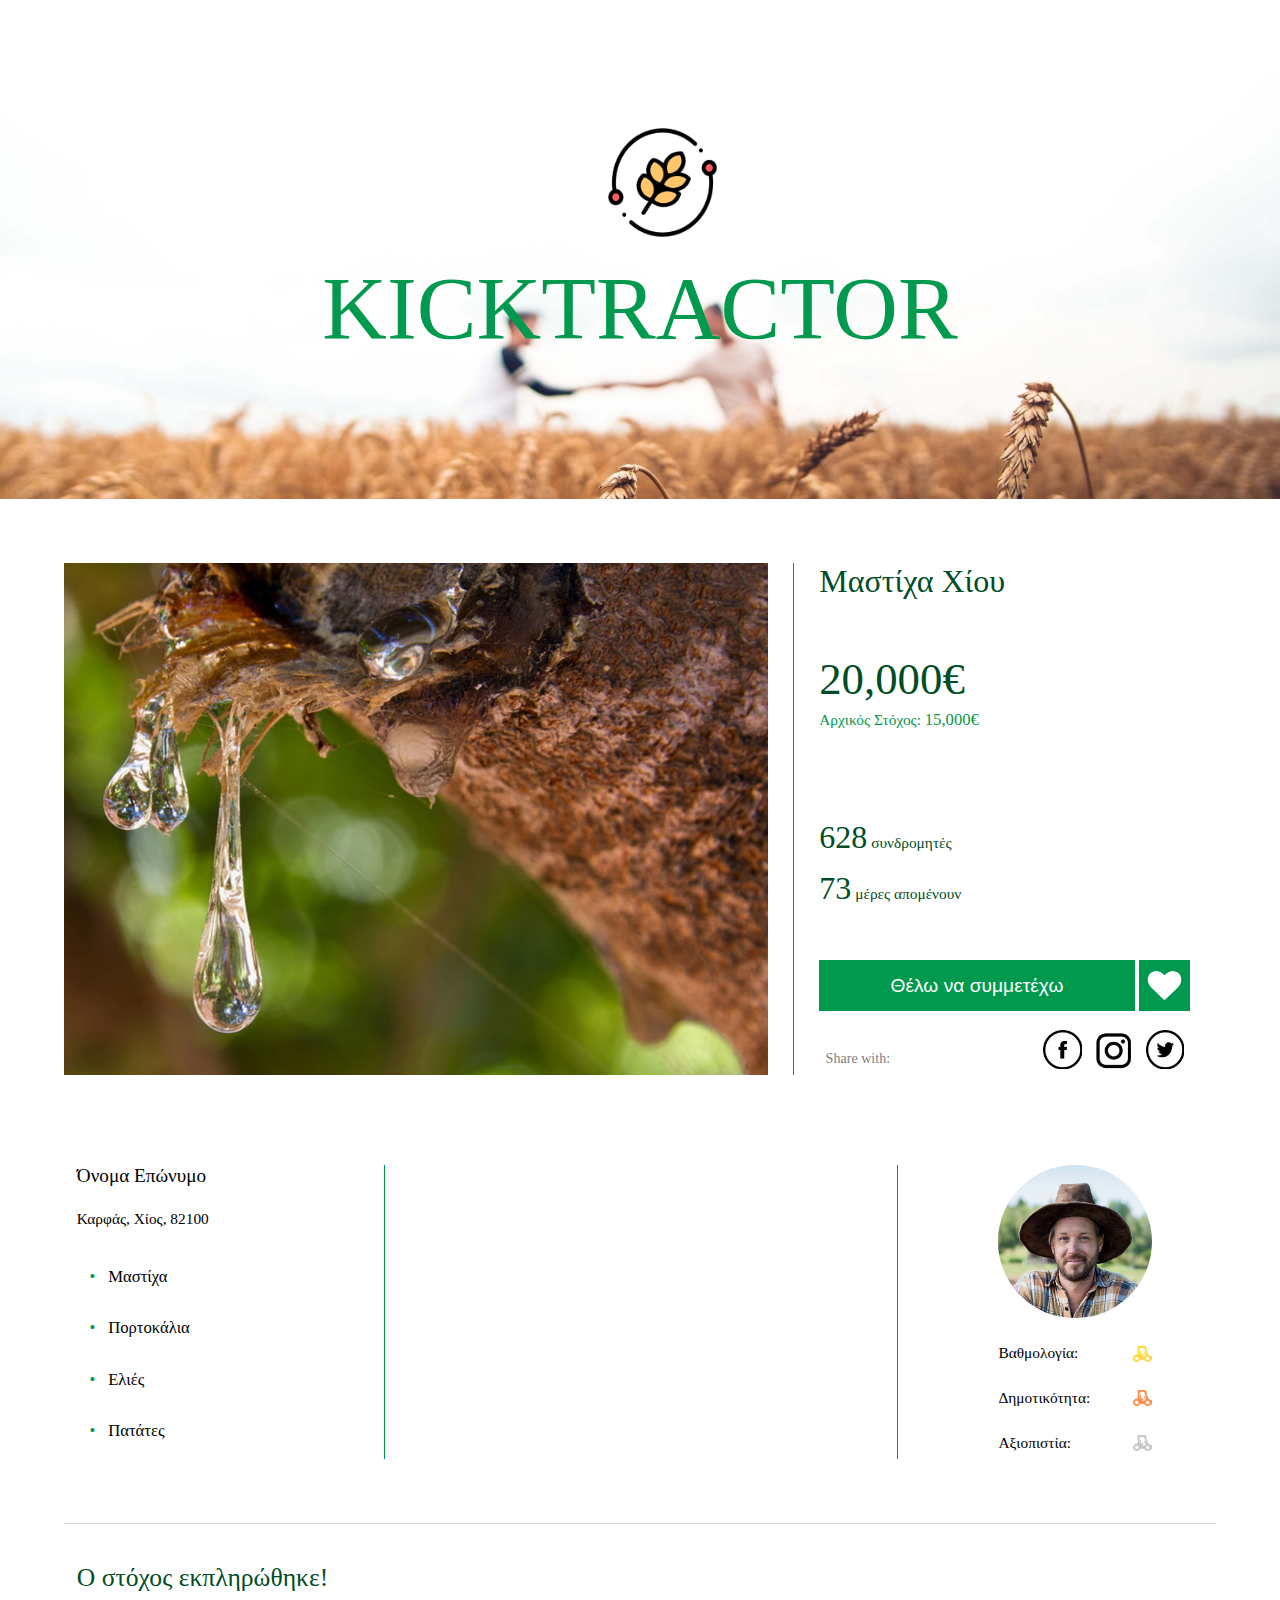
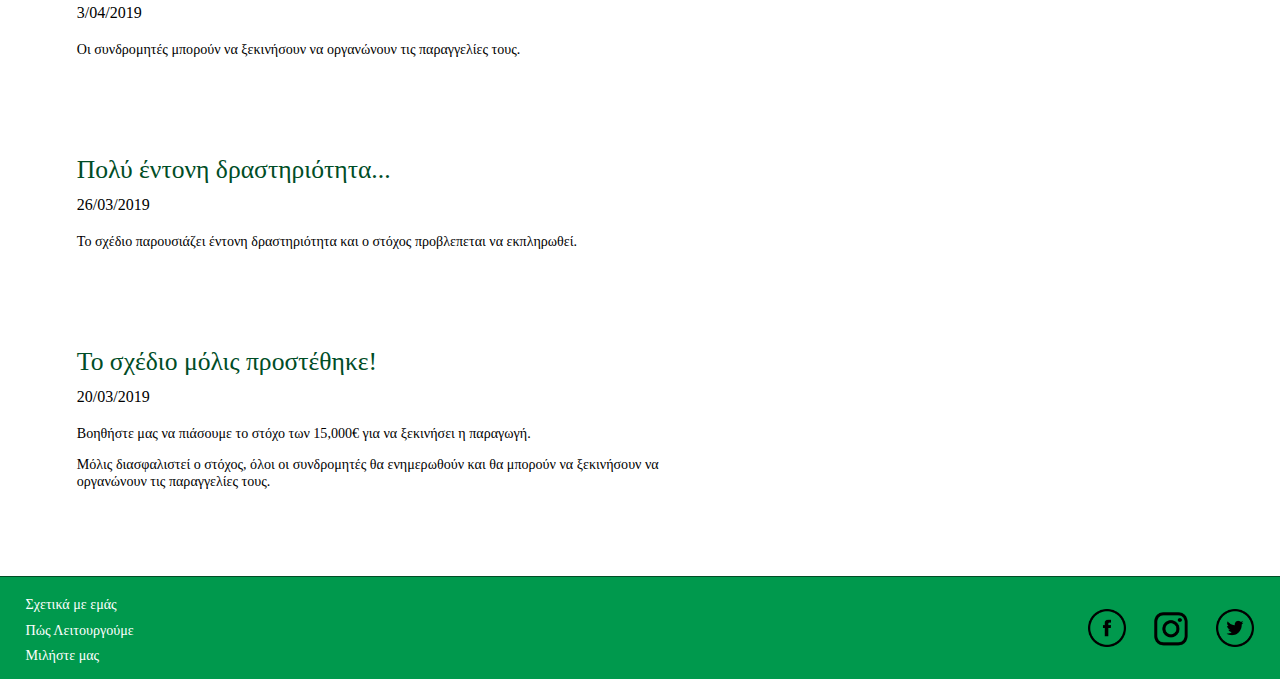
<file: agri_bids/index.html>
<!DOCTYPE html>
<html xmlns="http://www.w3.org/1999/xhtml">
    <head>
	    <title> KickTractor </title>

        <script src="https://ajax.googleapis.com/ajax/libs/jquery/1.12.0/jquery.min.js"></script>
        
        <link rel="stylesheet" type="text/css" href="item.css">
        
        <meta http-equiv="content-type" content="text/html; charset=utf-8" />
        <meta name="viewport" content="initial-scale=1.0, user-scalable=no" />
    </head>
    <body>
        <div class="header">
            
            <div class="image" id="header_image">
                <div class="logo" id="main_logo">
                    <img id="main_logo_outer" src="./Images/Icons/logo_outer.png"></img>
                    <img id="main_logo_inner" src="./Images/Icons/logo_inner.png"></img>
                </div>
                <span id="header_text">KICKTRACTOR</span>
            </div>
        </div>

        <div class="block">
            <div class="content">
                <div class="item_photo"></div>
                <div class="bid">
                    <span class="title">Μαστίχα Χίου</span>
                    <span class="current_amount">20,000€</span>
                    <div class="goal_amount">
                        <span id="text">Αρχικός Στόχος: </span>
                        <span id="amount">15,000€</span>
                    </div>

                    <div id="bid_details">
                        <div id="subscribers">
                            <span class="number_of_subscribers" id="amount">628</span>
                            <span id="text"> συνδρομητές</span>
                        </div>
                        <div id="time_to_deadline">
                            <span id="amount">73</span>
                            <span id="text"> μέρες απομένουν</span>
                        </div>
                    </div>


                    
                    <div id="actions">
                        <div id="payment">
                            <button id="pay" onclick="contribute()">Θέλω να συμμετέχω</button>
                            <button id="save" onclick="save_item()"></button>
                        </div>

                        
                        <div class="other_actions">
                            <div class="share">
                                <span id="share_text">Share with: </span>
                                <div class="share_apps">
                                    <div id="facebook_app"></div>
                                    <div id="instagram_app"></div>
                                    <div id="twitter_app"></div>
                                </div>
                            </div>
                        </div>
                    </div>
                </div>
            </div>
            
            <div class="producer">
                <div id="basic_info">
                    <span id="name">Όνομα Επώνυμο</span>
                    <span id="address">Καρφάς, Χίος, 82100</span>
                    <div id="categories">
                        <span id="item1">Μαστίχα</span>
                        <span id="item2">Πορτοκάλια</span>
                        <span id="item3">Ελιές</span>
                        <span id="item4">Πατάτες</span>
                    </div>
                </div>
                <div id="description">
                    <span></span>
                </div>
                <img id="pic" src="./Images/People/farmer.png" onclick="window.location='./new_crop.html'""></img>
                <div id="meta">
                    <div id="rating">
                        <span>Βαθμολογία: </h4>
                        <div class="meta_icon" id="rating_icon"></div>
                    </div>
                    <div id="popularity">
                        <span>Δημοτικότητα: </span>
                        <div class="meta_icon" id="popularity_icon"></div>
                    </div>
                    <div id="credibility">
                        <span>Αξιοπιστία: </span>
                        <div class="meta_icon" id="credibility_icon"></div>
                    </div>
                </div>
            </div>
            
            <div class="updates">
                <div id="update1">
                    <p id="update_header">Ο στόχος εκπληρώθηκε!</p>
                    <p id="update_date">3/04/2019</p>
                    <p id="update_description">Oι συνδρομητές μπορούν να ξεκινήσουν να οργανώνουν τις παραγγελίες τους.</p>
                </div>
                <div id="update2">
                    <p id="update_header">Πολύ έντονη δραστηριότητα...</p>
                    <p id="update_date">26/03/2019</p>
                    <p id="update_description">Το σχέδιο παρουσιάζει έντονη δραστηριότητα και ο στόχος προβλεπεται να εκπληρωθεί.</p>
                </div>
                <div id="update3">
                    <p id="update_header">Το σχέδιο μόλις προστέθηκε!</p>
                    <p id="update_date">20/03/2019</p>
                    <p id="update_description">Βοηθήστε μας να πιάσουμε το στόχο των 15,000€ για να ξεκινήσει η παραγωγή. </p>
                    <p id="update_description">Μόλις διασφαλιστεί ο στόχος, όλοι οι συνδρομητές θα ενημερωθούν και θα μπορούν να ξεκινήσουν να οργανώνουν τις παραγγελίες τους.</p>
                </div>
            </div>
        </div>

        <div class="footer">
            <div class="info">
                <span id="about_us">Σχετικά με εμάς</span>
                <span id="how_we_work">Πώς Λειτουργούμε</span>
                <span id="contact">Μιλήστε μας</span>
            </div>
            <div class="social">
                <div id="facebook"></div>
                <div id="instagram"></div>
                <div id="twitter"></div>
            </div>
        </div>



        <script>
            /*
            <div id="subscribers">
                <span class="number_of_subscribers" id="amount">628</span>
                <span id="text"> συνδρομητές</span>
            </div>
            <div id="time_to_deadline">
                <span id="amount">73</span>
                <span id="text"> μέρες απομένουν</span>
            </div>

            <div class="payment_step1">
                <input type="text" id="amount_input" placeholder="50€"></div>
                <button id="payment_step1_button">Πληρωμή</button>
                <p id="payment_with_nbg_api">* Η πληρωμή γίνεται μέσω του API της Εθνικής Τράπεζας. </p>
            </div>
            */
            document.getElementById("save").style.backgroundColor = "white";
            amount_collected = document.getElementsByClassName("current_amount")[0].innerHTML;
            subscribers = document.getElementsByClassName("number_of_subscribers")[0].innerHTML;
            

            function restrore(amount) {
                alert("HI");
                document.getElementsByClassName("number_of_subscribers")[0].innerHTML += 1;

                document.getElementById("plan_details").remove();
                document.getElementById("amount_input").remove();
                document.getElementById("payment_button").remove();

                subscribers_div = document.createElement("div");
                subscribers_div.id = "subscribers";

                subscribers_amount_span = document.createElement("span");

                subscribers_amount_span.className = "number_of_subscribers";
                subscribers_amount_span.id = "amount";
                subscribers_amount_span.innerHTML = subscribers + 1;

                subscribers_text_span = document.createElement("span");
                subscribers_text_span.id = "text";
                subscribers_text_span.innerHTML = " συνδρομητές";

                subscribers_div.appendChild(subscribers_amount_span);
                subscribers_div.appendChild(subscribers_text_span);


                time_to_deadline_div = document.createElement("div");
                time_to_deadline_div.id = "time_to_deadline";

                time_to_deadline_text_span = document.createElement("span");
                time_to_deadline_amount_span.id = "amount";
                time_to_deadline_amount_span.innerHTML = 73;

                time_to_deadline_text_span = document.createElement("span");
                time_to_deadline_text_span.id = "text";
                time_to_deadline_text_span.innerHTML = " μέρες απομένουν";

                time_to_deadline_div.appendChild(time_to_deadline_amount_span);
                time_to_deadline_div.appendChild(time_to_deadline_text_span);


                document.getElementById("bid_details").appendChild(subscribers_div);
                document.getElementById("bid_details").appendChild(time_to_deadline_div);
            }

            function contribute() {
                document.getElementById("subscribers").remove();
                document.getElementById("time_to_deadline").remove();

                plan_details_div = document.createElement("div");
                plan_details_div.id = "plan_details";
               
                p1 = document.createElement("p");
                p1.innerHTML = "≤ 100€: Χωρίς Ασφάλεια";

                p2 = document.createElement("p");
                p2.innerHTML = "≤ 500€: Ασφάλεια 20%";

                p3 = document.createElement("p");
                p3.innerHTML = "≤ 1000€: Ασφάλεια 35%";

                p4 = document.createElement("p");
                p4.innerHTML = "> από 1000€: Ασφάλεια 50%";

                p5 = document.createElement("p");
                p5.innerHTML = "* Η πληρωμή γίνεται μέσω του API της Εθνικής Τράπεζας. ";
                
                plan_details_div.appendChild(p1);
                plan_details_div.appendChild(p2);
                plan_details_div.appendChild(p3);
                plan_details_div.appendChild(p4);
                plan_details_div.appendChild(p5);

                document.getElementById("pay").remove();
                document.getElementById("save").remove();

                amount_input = document.createElement("input");
                amount_input.id = "amount_input";
                amount_input.type = "text";
                amount_input.placeholder = "50€";

                payment_button = document.createElement("input");
                payment_button.id = "payment_button";
                payment_button.type = "button";
                payment_button.value = "Πληρωμή";
                payment_button.onclick = function() {
                    if (Number.isInteger(+amount_input.value) && +amount_input.value > 0){
                        payment_button.value = "Ευχαριστούμε!";
                        alert("Η συνδρομή σας κατοχυρώθηκε και θα επικοινωνήσουμε μαζί σας για περισσότερες πληροφορίες");
                    }
                };

                document.getElementById("bid_details").appendChild(plan_details_div);
                
                document.getElementById("payment").appendChild(amount_input);
                document.getElementById("payment").appendChild(payment_button);
            }

            function save_item() {                
                if (document.getElementById("save").style.backgroundColor == "white") {
                    document.getElementById("save").style.backgroundColor = "rgb(0, 77, 38)";
                } else if (document.getElementById("save").style.backgroundColor == "rgb(0, 77, 38)") {
                    document.getElementById("save").style.backgroundColor = "white";
                }
            }
        </script>
    </body>
</html>
</file>
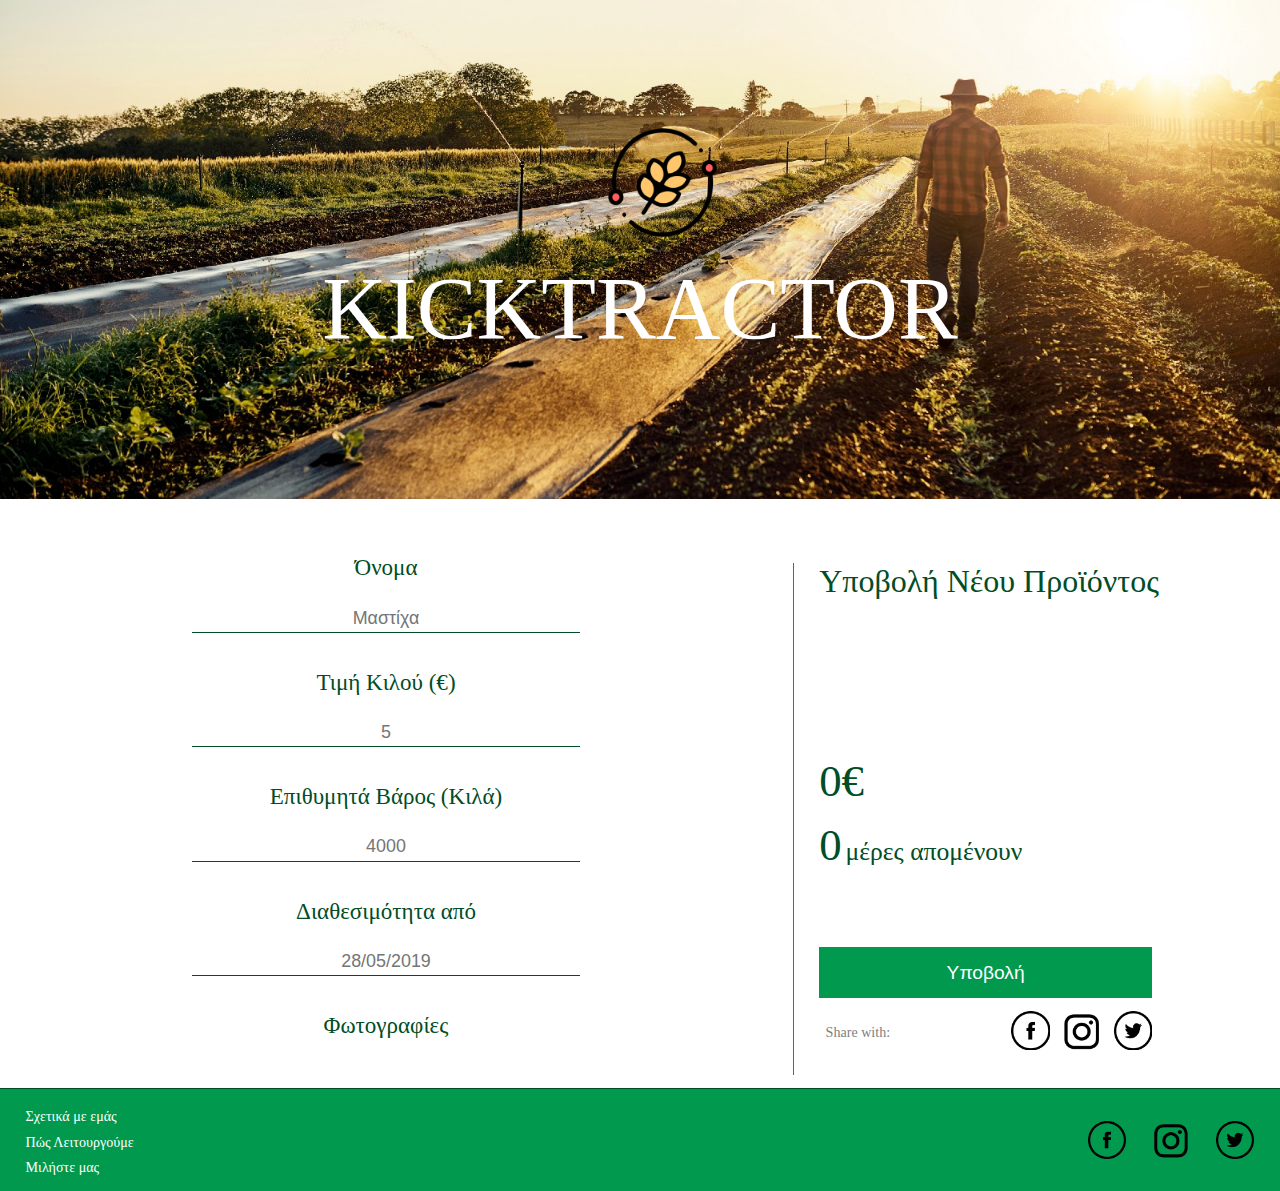
<file: agri_bids/new_crop.html>
<!DOCTYPE html>
<html xmlns="http://www.w3.org/1999/xhtml">
    <head>
        <title> KickTractor </title>

        <script src="https://ajax.googleapis.com/ajax/libs/jquery/1.12.0/jquery.min.js"></script>
        
        <link rel="stylesheet" type="text/css" href="form.css">
        
        <meta http-equiv="content-type" content="text/html; charset=utf-8" />
        <meta name="viewport" content="initial-scale=1.0, user-scalable=no" />
    </head>
    <body>
        <div class="header">
            
            <div class="image" id="header_image">
                <div class="logo" id="main_logo">
                    <img id="main_logo_outer" src="./Images/Icons/logo_outer.png"></img>
                    <img id="main_logo_inner" src="./Images/Icons/logo_inner.png"></img>
                </div>
                <span id="header_text">KICKTRACTOR</span>
            </div>
        </div>

        <div class="block">
            <div class="content">
                <div class="form">
                    <p class="form_header" id="name">Όνομα</p>
                    <input type="text" id="name" placeholder="Μαστίχα"></input>

                    <p class="form_header" id="price_per_kilo">Τιμή Κιλού (€)</p>
                    <input type="text" id="price_per_kilo" placeholder="5"></input>

                    <p class="form_header" id="desired_weight">Επιθυμητά Βάρος (Κιλά)</p>
                    <input type="text" id="desired_weight" placeholder="4000"></input>

                    <p class="form_header" id="availability_from">Διαθεσιμότητα από</p>
                    <input type="text" id="availability_from" placeholder="28/05/2019"></input>

                    <p class="form_header" id="photos">Φωτογραφίες</p>
                    <input type="text" id="photos" placeholder=""></input>
                </div>
                <div class="bid">
                    <span class="title">Υποβολή Νέου Προϊόντος</span>
                    <span class="goal_amount">0€</span>

                    <div id="time_to_deadline">
                        <span id="amount">0</span>
                        <span id="text"> μέρες απομένουν</span>
                    </div>

                    
                    <button id="submit" onclick="submit()">Υποβολή</button>

                        
                    <div class="share">
                        <span id="share_text">Share with: </span>
                        <div class="share_apps">
                            <div id="facebook_app"></div>
                            <div id="instagram_app"></div>
                            <div id="twitter_app"></div>
                        </div>
                    </div>
                </div>
            </div>
        </div>
            

        <div class="footer">
            <div class="info">
                <span id="about_us">Σχετικά με εμάς</span>
                <span id="how_we_work">Πώς Λειτουργούμε</span>
                <span id="contact">Μιλήστε μας</span>
            </div>
            <div class="social">
                <div id="facebook"></div>
                <div id="instagram"></div>
                <div id="twitter"></div>
            </div>
        </div>



        <script>
            document.getElementById()
        </script>
    </body>
</html>
</file>
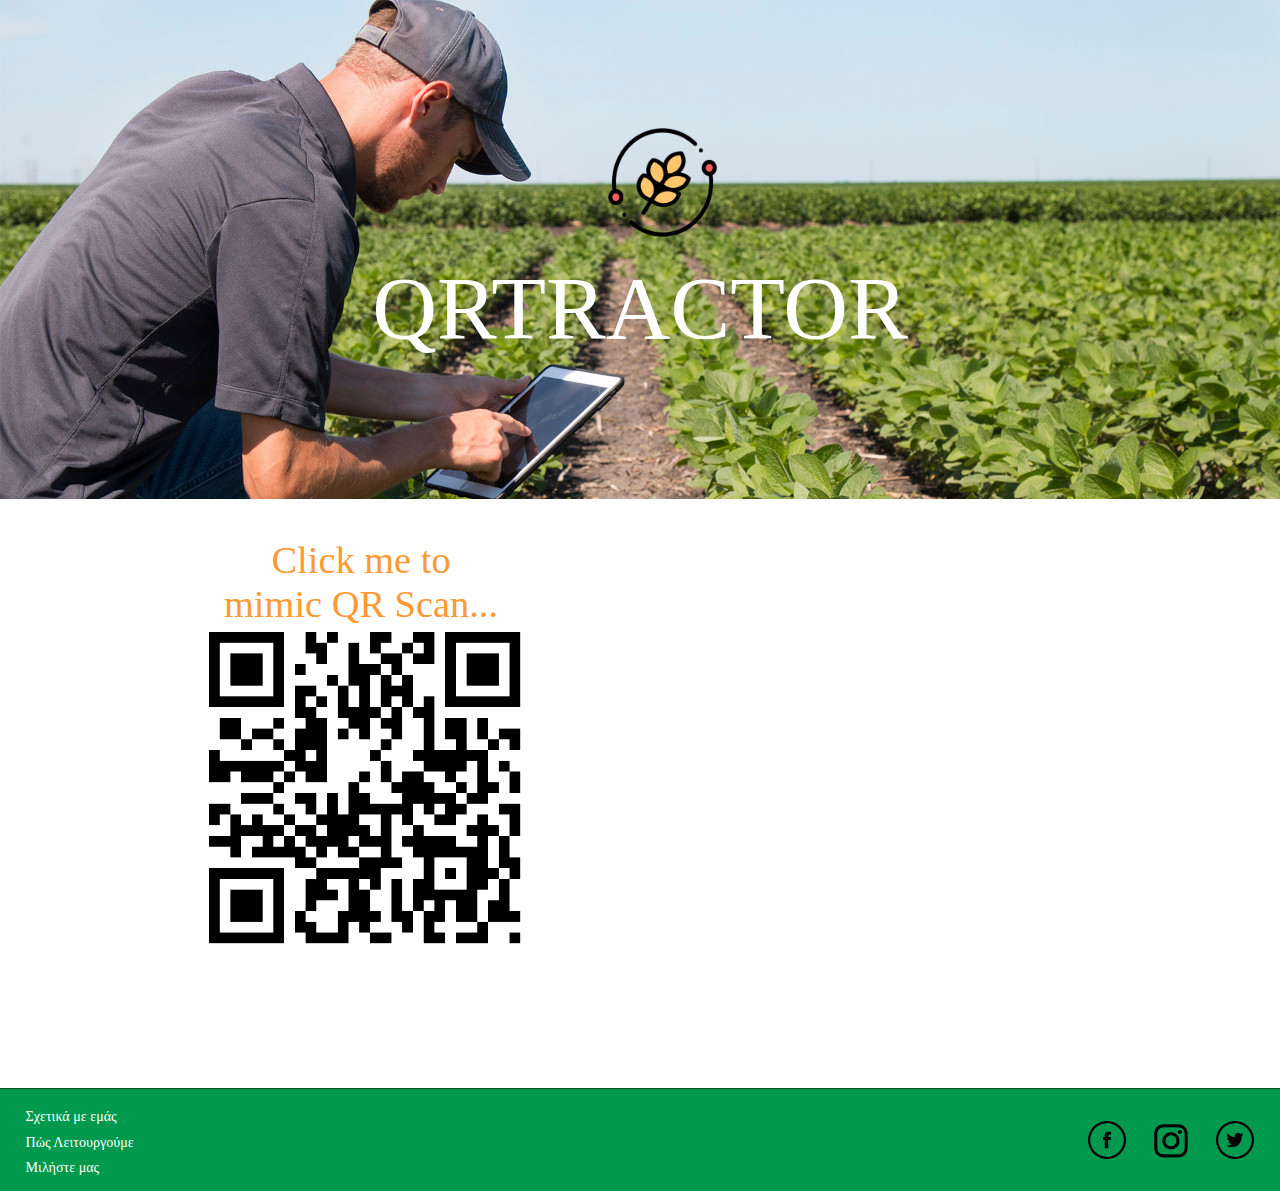
<file: agri_bids/qr.html>
<!DOCTYPE html>
<html xmlns="http://www.w3.org/1999/xhtml">
    <head>
        <title> QRTractor </title>

        <script src="https://ajax.googleapis.com/ajax/libs/jquery/1.12.0/jquery.min.js"></script>
        
        <link rel="stylesheet" type="text/css" href="qr.css">
        
        <meta http-equiv="content-type" content="text/html; charset=utf-8" />
        <meta name="viewport" content="initial-scale=1.0, user-scalable=no" />
    </head>
    <body>
        <div class="header">
            
            <div class="image" id="header_image">
                <div class="logo" id="main_logo">
                    <img id="main_logo_outer" src="./Images/Icons/logo_outer.png"></img>
                    <img id="main_logo_inner" src="./Images/Icons/logo_inner.png"></img>
                </div>
                <span id="header_text">QRTRACTOR</span>
            </div>
        </div>

        <div class="block">
            <div class="content">
                <p id="click_me">Click me to<br>mimic QR Scan...</p>
                <button class="qr_image" onclick="receipt()"></button>
                <div class="code_info" id="code_info">
                    <p class="info_title" id="title">Νέα Παραλαβή</p>
                    
                    <p class="info_header" id="amount">Αποστολέας</p>
                    <p>
                        <a class="info" href="./index.html" id="producer">Όνομα Επώνυμο</a>
                    </p>
                    
                    <p class="info_header" id="amount">Ποσότητα</p>
                    <p class="info" id="amount">1kg Μαστίχα</p>
                    
                    <p class="info_header" id="amount">Ημερομηνία</p>
                    <p class="info" id="date">15/04/2019</p>

                    <div id="buttons">
                        <button id="accept">Αποδοχή</button> 
                        <button id="decline">Απόρριψη</button>
                    </div>
                </div>
            </div>
        </div>

        <div class="footer">
            <div class="info">
                <span id="about_us">Σχετικά με εμάς</span>
                <span id="how_we_work">Πώς Λειτουργούμε</span>
                <span id="contact">Μιλήστε μας</span>
            </div>
            <div class="social">
                <div id="facebook"></div>
                <div id="instagram"></div>
                <div id="twitter"></div>
            </div>
        </div>



        <script>
            function receipt() {
                document.getElementById("click_me").style.opacity = 0;
                document.getElementById("code_info").style.opacity = 1;
            }
        </script>
    </body>
</html>
</file>
<file: agri_bids/item.css>
html, body {
    background-color: transparent;
    font-family: "Palatino Linotype", "Book Antiqua", Palatino, serif;
}

.logo {
	height: 10vw;
	width: 10vw;
}

#main_logo {
	position: absolute;
	left: 47.5vw;
	top: 10vw;
	background-size: cover;
}

#main_logo_outer {
	position: absolute;
	top: 0px;
	left: 0px;
	height: 8.5vw;
	width: 8.5vw;

	transition: transform 0.2s linear;
	-webkit-transition: transform 0.2s linear;
}

#main_logo:hover #main_logo_outer {
	transform: rotate(180deg);
}

#main_logo_inner {
	position: absolute;
	top: 1.8vw;
	left: 2.2vw;
	height: 5vw;
	width: 4.3vw;
	background-size: contain;
}

.image {
	text-align: center;
	position: absolute;
    top: 0px;
    left: 0px;
    height: 100vh;
    width: 100vw;
    background-image: url("./Images/Backgrounds/3.jpg");
    background-size: contain;
    background-repeat: no-repeat;
    z-index: -1;
}

.image span {
	position: relative;
	top: 20vw;
	font-size: 7vw;
	color: #00994d;
}

.block {
	position: absolute;
	width: 100vw;
	background-color: white;
	height: 100vw;
	left: 0px;
	top: 39vw;
}

.content {
	position: absolute;
	top: 0px;
	width: 90vw;
	left: 5vw;
}

.item_photo {
	position: absolute;
	left: 0px;
	top: 5vw;
	background-image: url("./Images/Food/Vegetables/mastiha.jpg");
	background-size: cover;
	background-repeat: no-repeat;
	height: 40vw;
	width: 55vw;
}

.bid {
	position: absolute;
	top: 5vw;
	height: 40vw;
	width: 33vw;
	right: 0px;
	border-left: 0.1vw solid #00994d;
}

.title {
	position: absolute;
	top: 0px;
	left: 2vw;
	font-size: 2.5vw;
	color: #004d26;
}

.current_amount {
	position: absolute;
	left: 2vw;
	top: 7vw;
	font-size: 3.5vw;
	color: #004d26;
}

.goal_amount {
	position: absolute;
	top: 11.5vw;
	left: 2vw;
	color: #00994d;
}

.goal_amount #text {
	font-size: 1.2vw;
}

.goal_amount #amount {
	font-size: 1.3vw;
}

#bid_details {
	position: absolute;
	right: 0px;
	height: 20vw;
	width: 33vw;
}

#plan_details {
	position: absolute;
	top: 17vw;
	left: 2vw;
	height: 20vw;
	width: 33vw;
	color: #004d26;
	font-size: 1.1vw;
}

#subscribers {
	position: absolute;
	top: 20vw;
	left: 2vw;
	color: #004d26;
}

#subscribers #text {
	font-size: 1.2vw;
}

#subscribers #amount {
	font-size: 2.5vw;
}

#time_to_deadline {
	position: absolute;
	top: 24vw;
	left: 2vw;
	color: #004d26;
}

#time_to_deadline #text {
	font-size: 1.2vw;
}

#time_to_deadline #amount {
	font-size: 2.5vw;
}

#actions {
	position: absolute;
	top: 31vw;
	right: 2vw;
}

#payment {
	position: absolute;
	height: 4vw;
	width: 29vw;
	top: 0px;
	right: 0px;
}

button {
	border: none;
}

#pay {
	position: absolute;
	left: : 0px;
	width: 85%;
	height: 100%;
	background-color: #00994d;
	font-size: 1.5vw;
	color: white;

	transition: font-size 0.1s linear;
	-webkit-transition: font-size 0.1s linear;

	transition: background-color 0.1s linear;
	-webkit-transition: background-color 0.1s linear;
}

#pay:hover {
	font-size: 1.6vw;
	background-color: #004d26;
}

#save {
	position: absolute;
	right: 0px;
	height: 100%;
	width: 4vw;
	background-color: white;
	background-image: url("./Images/Icons/heart.png");
	background-size: cover;
	background-position: center;
	background-repeat: no-repeat;

	transition: background-color 0.1s linear;
	-webkit-transition: background-color 0.1s linear;
}

#save:hover {
	background-color: #004d26;
}

#amount_input {
	position: absolute;
	right: 0px;
	height: 4vw;
	width: 12vw;
	border: none;
	border-bottom: 1px solid #004d26;
	font-size: 1.5vw;
	color: #004d26;
	text-align: center;
}

#payment_button {
	position: absolute;
	left: : 19vw;
	width: 15vw;
	height: 4vw;
	border: none;
	background-color: #00994d;
	font-size: 1.5vw;
	color: white;

	transition: font-size 0.1s linear;
	-webkit-transition: font-size 0.1s linear;

	transition: background-color 0.1s linear;
	-webkit-transition: background-color 0.1s linear;
}

#payment_button:hover {
	font-size: 1.6vw;
	background-color: #004d26;
}

.other_actions {
	position: absolute;
	top: 5vw;
	right: 0px;
	height: 4vw;
	width: 29vw;
}

#share_text {
	position: absolute;
	left: 0.5vw;
	top: 50%;
	font-size: 1.1vw;
	color: gray;
}

.share_apps {
	position: absolute;
	right: 0px;
	height: 4vw;
}

#facebook_app {
	position: absolute;
	top: 0.5vw;
	right: 8.5vw;
	width: 3vw;
	height: 3vw;
	background-image: url("./Images/Icons/facebook.png");
	background-size: cover;
}

#instagram_app {
	position: absolute;
	top: 0.5vw;
	right: 4.5vw;
	width: 3vw;
	height: 3vw;
	background-image: url("./Images/Icons/instagram.png");
	background-size: cover;
}

#twitter_app {
	position: absolute;
	top: 0.5vw;
	right: 0.5vw;
	width: 3vw;
	height: 3vw;
	background-image: url("./Images/Icons/twitter.png");
	background-size: cover;
}

.producer {
	position: absolute;
	top: 51vw;
	left: 5vw;
	width: 90vw;
	height: 25vw;
}

#basic_info #name {
	position: absolute;
	top: 1vw;
	left: 1vw;
	font-size: 1.5vw;
}

#basic_info #address {
	position: absolute;
	top: 4.5vw;
	left: 1vw;
	font-size: 1.2vw;
}

#categories {
	position: absolute;
	left: 0px;
	top: 7vw;
}

#categories span {
	position: absolute;
	left: 2vw;
	height: 4vw;
	font-size: 1.3vw;
}

#categories #item1 {
	position: absolute;
	top: 2vw;
}

#categories #item2 {
	position: absolute;
	top: 6vw;
}

#categories #item3 {
	position: absolute;
	top: 10vw;
}

#categories #item4 {
	position: absolute;
	top: 14vw;
}

#categories span::before {
	color: #00994d;
	content: "\2022";
	margin-right: 1vw;
}

#description {
	position: absolute;
	height: 23vw;
	width: 40vw;
	left: 25vw;
	top: 1vw;
	border-left: 0.1vw solid #00994d;
	border-right: 0.1vw solid #00994d;
}

#pic {
	position: absolute;
	right: 5vw;
	top: 1vw;
	height: 12vw;
	width: 12vw;
	background-size: cover;
	border-radius: 50%;
}

#meta {
	position: absolute;
	right: 5vw;
	height: 10vw;
	width: 12vw;
	bottom: 0px;
}

#rating {
	position: absolute;
	top: 0px;
	left: 0px;
	height: 3vw;
	width: 100%;
}

#rating span {
	font-size: 1.2vw;
}

#popularity {
	position: absolute;
	top: 3.5vw;
	left: 0px;
	height: 3vw;
	width: 100%;
}

#popularity span {
	font-size: 1.2vw;
}

#credibility {
	position: absolute;
	top: 7vw;
	left: 0px;
	height: 3vw;
	width: 100%;
	text-align: middle;
}

#credibility span {
	font-size: 1.2vw;
}

.meta_icon {
	position: absolute;
	right: 0px;
	height: 1.5vw;
	width: 1.5vw;
}

#rating_icon {
	position: absolute;
	top: 0px;
	right: 0px;
	background-image: url("./Images/Icons/gold.png");
	background-size: contain;
	background-position: center;
	background-repeat: no-repeat;
}

#popularity_icon {
	position: absolute;
	top: 0px;
	right: 0px;
	background-image: url("./Images/Icons/bronze.png");
	background-size: contain;
	background-position: center;
	background-repeat: no-repeat;
}

#credibility_icon {
	position: absolute;
	top: 0px;
	right: 0px;
	background-image: url("./Images/Icons/silver.png");
	background-size: contain;
	background-position: center;
	background-repeat: no-repeat;
}

.updates {
	position: absolute;
	left: 5vw;
	top: 80vw;
	width: 90vw;
	height: 50vw;
	border-top: 1px solid lightgrey;
}

#update1 {
	position: absolute;
	top: 0px;
	left: 0px;
	height: 15vw;
	width: 50vw;
}

#update2 {
	position: absolute;
	top: 15vw;
	left: 0px;
	height: 15vw;
	width: 50vw;
}

#update3 {
	position: absolute;
	top: 30vw;
	left: 0px;
	height: 15vw;
	width: 50vw;
}

#update_header {
	position: absolute;
	top: 1vw;
	left: 1vw;
	font-size: 2vw;
	color: #004d26;
}

#update_date {
	position: absolute;
	top: 5vw;
	left: 1vw;
	font-size: 1.6;
}

#update_description {
	position: relative;
	top: 8vw;
	left: 1vw;
	font-size: 1.1vw;
}

.footer {
	position: absolute;
	top: 170vw;
	left: 0px;
	height: 8vw;
	width: 100vw;
	background-color: #00994d;
	border-top: 0.7px solid #004d26;
}

#about_us {
	position: absolute;
	top: 1.5vw;
	left: 2vw;
	font-size: 1.1vw;
	color: white;
}

#how_we_work {
	position: absolute;
	top: 3.5vw;
	left: 2vw;
	font-size: 1.1vw;
	color: white;
}

#contact {
	position: absolute;
	top: 5.5vw;
	left: 2vw;
	font-size: 1.1vw;
	color: white;
}

.social {
	top: 2.5vw;
	position: absolute;
	right: 2vw;
	height: 3vw;
	width: 13vw
}

#facebook {
	position: absolute;
	height: 3vw;
	width: 3vw;
	background-image: url("./Images/Icons/facebook.png");
	background-size: cover;
	right: 10vw;
}

#instagram {
	position: absolute;
	height: 3vw;
	width: 3vw;
	background-image: url("./Images/Icons/instagram.png");
	background-size: cover;
	right: 5vw;
}

#twitter {
	position: absolute;
	height: 3vw;
	width: 3vw;
	background-image: url("./Images/Icons/twitter.png");
	background-size: cover;
	right: 0px;
}
</file>
<file: agri_bids/form.css>
html, body {
    background-color: transparent;
    font-family: "Palatino Linotype", "Book Antiqua", Palatino, serif;
}

.logo {
	height: 10vw;
	width: 10vw;
}

#main_logo {
	position: absolute;
	left: 47.5vw;
	top: 10vw;
	background-size: cover;
}

#main_logo_outer {
	position: absolute;
	top: 0px;
	left: 0px;
	height: 8.5vw;
	width: 8.5vw;

	transition: transform 0.2s linear;
	-webkit-transition: transform 0.2s linear;
}

#main_logo:hover #main_logo_outer {
	transform: rotate(180deg);
}

#main_logo_inner {
	position: absolute;
	top: 1.8vw;
	left: 2.2vw;
	height: 5vw;
	width: 4.3vw;
	background-size: contain;
}

.image {
	text-align: center;
	position: absolute;
    top: 0px;
    left: 0px;
    height: 100vh;
    width: 100vw;
    background-image: url("./Images/Backgrounds/1.png");
    background-size: contain;
    background-repeat: no-repeat;
    z-index: -1;
}

.image span {
	position: relative;
	top: 20vw;
	font-size: 7vw;
	color: white;
}

.block {
	position: absolute;
	width: 100vw;
	background-color: white;
	height: 50vw;
	left: 0px;
	top: 39vw;
}

.content {
	position: absolute;
	top: 0px;
	width: 90vw;
	left: 5vw;
}

.bid {
	position: absolute;
	top: 5vw;
	height: 40vw;
	width: 33vw;
	right: 0px;
	border-left: 0.1vw solid #00994d;
}

.form {
	position: absolute;
	top: 2.5vw;
	left: 10vw;
}

.form_header {
	color: #004d26;
	font-size: 1.8vw;
	text-align: center;
}

.form input {
	border: none;
	border-bottom: 1px solid #004d26;
	height: 2vw;
	width: 30vw;
	text-align: center;
	font-size: 1.4vw;
	margin-bottom: 1vw;
}

.title {
	position: absolute;
	top: 0px;
	left: 2vw;
	font-size: 2.5vw;
	color: #004d26;
}

.goal_amount {
	position: absolute;
	left: 2vw;
	top: 15vw;
	font-size: 3.5vw;
	color: #004d26;
}

#time_to_deadline {
	position: absolute;
	top: 20vw;
	left: 2vw;
	color: #004d26;
}

#time_to_deadline #text {
	font-size: 2vw;
}

#time_to_deadline #amount {
	font-size: 3.5vw;
}

#submit {
	position: absolute;
	left: 2vw;
	bottom: 6vw;
	width: 26vw;
	height: 4vw;
	border: none;
	background-color: #00994d;
	font-size: 1.5vw;
	color: white;

	transition: font-size 0.1s linear;
	-webkit-transition: font-size 0.1s linear;

	transition: background-color 0.1s linear;
	-webkit-transition: background-color 0.1s linear;
}

#submit:hover {
	font-size: 1.6vw;
	background-color: #004d26;
}

.share {
	position: absolute;
	bottom: 1vw;
	left: 2vw;
	width: 100%;
	height: 4vw;
}

#share_text {
	position: absolute;
	top: 1vw;
	left: 0.5vw;
	font-size: 1.1vw;
	color: gray;
}

.share_apps {
	position: absolute;
	top: 0px;
	right: 0px;
	height: 4vw;
}

#facebook_app {
	position: absolute;
	right: 15vw;
	width: 3vw;
	height: 3vw;
	background-image: url("./Images/Icons/facebook.png");
	background-size: cover;
}

#instagram_app {
	position: absolute;
	right: 11vw;
	width: 3vw;
	height: 3vw;
	background-image: url("./Images/Icons/instagram.png");
	background-size: cover;
}

#twitter_app {
	position: absolute;
	right: 7vw;
	width: 3vw;
	height: 3vw;
	background-image: url("./Images/Icons/twitter.png");
	background-size: cover;
}


.footer {
	position: absolute;
	top: 85vw;
	left: 0px;
	height: 8vw;
	width: 100vw;
	background-color: #00994d;
	border-top: 0.7px solid #004d26;
}

#about_us {
	position: absolute;
	top: 1.5vw;
	left: 2vw;
	font-size: 1.1vw;
	color: white;
}

#how_we_work {
	position: absolute;
	top: 3.5vw;
	left: 2vw;
	font-size: 1.1vw;
	color: white;
}

#contact {
	position: absolute;
	top: 5.5vw;
	left: 2vw;
	font-size: 1.1vw;
	color: white;
}

.social {
	top: 2.5vw;
	position: absolute;
	right: 2vw;
	height: 3vw;
	width: 13vw
}

#facebook {
	position: absolute;
	height: 3vw;
	width: 3vw;
	background-image: url("./Images/Icons/facebook.png");
	background-size: cover;
	right: 10vw;
}

#instagram {
	position: absolute;
	height: 3vw;
	width: 3vw;
	background-image: url("./Images/Icons/instagram.png");
	background-size: cover;
	right: 5vw;
}

#twitter {
	position: absolute;
	height: 3vw;
	width: 3vw;
	background-image: url("./Images/Icons/twitter.png");
	background-size: cover;
	right: 0px;
}
</file>
<file: agri_bids/qr.css>
html, body {
    background-color: transparent;
    font-family: "Palatino Linotype", "Book Antiqua", Palatino, serif;
}

.logo {
	height: 10vw;
	width: 10vw;
}

#main_logo {
	position: absolute;
	left: 47.5vw;
	top: 10vw;
	background-size: cover;
}

#main_logo_outer {
	position: absolute;
	top: 0px;
	left: 0px;
	height: 8.5vw;
	width: 8.5vw;

	transition: transform 0.2s linear;
	-webkit-transition: transform 0.2s linear;
}

#main_logo:hover #main_logo_outer {
	transform: rotate(180deg);
}

#main_logo_inner {
	position: absolute;
	top: 1.8vw;
	left: 2.2vw;
	height: 5vw;
	width: 4.3vw;
	background-size: contain;
}

.image {
	text-align: center;
	position: absolute;
    top: 0px;
    left: 0px;
    height: 100vh;
    width: 100vw;
    background-image: url("./Images/Backgrounds/4.jpg");
    background-size: contain;
    background-repeat: no-repeat;
    z-index: -1;
}

.image span {
	position: relative;
	top: 20vw;
	font-size: 7vw;
	color: white;
}

.block {
	position: absolute;
	width: 100vw;
	background-color: white;
	height: 50vw;
	left: 0px;
	top: 39vw;
}

.content {
	position: absolute;
	top: 0px;
	width: 90vw;
	left: 5vw;
}

#click_me {
	position: absolute;
	color: #ff9933;
	font-size: 3vw;
	top: 0vw;
	left: 12.5vw;
	text-align: center;
}

.qr_image {
	position: absolute;
	left: 8vw;
	top: 7vw;
	width: 31vw;
	height: 31vw;
	background-color: transparent;
	background-image: url("./Images/qr.png");
	background-size: cover;
	border: none;

}

.code_info {
	position: absolute;
	top: 5vw;
	left: 55vw;
	height: 40vw;
	width: 33vw;
	opacity: 0;
	text-align: center;
}

.info_title {
	left: 2vw;
	font-size: 2.5vw;
	color: #004d26;
}

.info_header {
	color: black;
	font-size: 1.6vw;
}

.info {
	height: 2vw;
	font-size: 1.9vw;
	color: #004d26;
}

.title {
	top: 0px;
	left: 2vw;
	font-size: 2.5vw;
	color: #004d26;
}

.goal_amount {
	left: 2vw;
	top: 15vw;
	font-size: 3.5vw;
	color: #004d26;
}

#accept {
	position: absolute;
	left: 1vw;
	bottom: 3vw;
	width: 15vw;
	height: 4vw;
	border: none;
	background-color: #00994d;
	font-size: 1.5vw;
	color: white;

	transition: font-size 0.1s linear;
	-webkit-transition: font-size 0.1s linear;

	transition: background-color 0.1s linear;
	-webkit-transition: background-color 0.1s linear;
}

#accept:hover {
	font-size: 1.6vw;
	background-color: #004d26;
}

#decline {
	position: absolute;
	right: 0px;
	bottom: 3vw;
	width: 15vw;
	height: 4vw;
	border: none;
	background-color: #ff4d4d;
	font-size: 1.5vw;
	color: white;

	transition: font-size 0.1s linear;
	-webkit-transition: font-size 0.1s linear;

	transition: background-color 0.1s linear;
	-webkit-transition: background-color 0.1s linear;
}

#decline:hover {
	font-size: 1.6vw;
	background-color: #cc0000;
}

.share {
	position: absolute;
	bottom: 1vw;
	left: 2vw;
	width: 100%;
	height: 4vw;
}

#share_text {
	position: absolute;
	top: 1vw;
	left: 0.5vw;
	font-size: 1.1vw;
	color: gray;
}

.share_apps {
	position: absolute;
	top: 0px;
	right: 0px;
	height: 4vw;
}

#facebook_app {
	position: absolute;
	right: 15vw;
	width: 3vw;
	height: 3vw;
	background-image: url("./Images/Icons/facebook.png");
	background-size: cover;
}

#instagram_app {
	position: absolute;
	right: 11vw;
	width: 3vw;
	height: 3vw;
	background-image: url("./Images/Icons/instagram.png");
	background-size: cover;
}

#twitter_app {
	position: absolute;
	right: 7vw;
	width: 3vw;
	height: 3vw;
	background-image: url("./Images/Icons/twitter.png");
	background-size: cover;
}


.footer {
	position: absolute;
	top: 85vw;
	left: 0px;
	height: 8vw;
	width: 100vw;
	background-color: #00994d;
	border-top: 0.7px solid #004d26;
}

#about_us {
	position: absolute;
	top: 1.5vw;
	left: 2vw;
	font-size: 1.1vw;
	color: white;
}

#how_we_work {
	position: absolute;
	top: 3.5vw;
	left: 2vw;
	font-size: 1.1vw;
	color: white;
}

#contact {
	position: absolute;
	top: 5.5vw;
	left: 2vw;
	font-size: 1.1vw;
	color: white;
}

.social {
	top: 2.5vw;
	position: absolute;
	right: 2vw;
	height: 3vw;
	width: 13vw
}

#facebook {
	position: absolute;
	height: 3vw;
	width: 3vw;
	background-image: url("./Images/Icons/facebook.png");
	background-size: cover;
	right: 10vw;
}

#instagram {
	position: absolute;
	height: 3vw;
	width: 3vw;
	background-image: url("./Images/Icons/instagram.png");
	background-size: cover;
	right: 5vw;
}

#twitter {
	position: absolute;
	height: 3vw;
	width: 3vw;
	background-image: url("./Images/Icons/twitter.png");
	background-size: cover;
	right: 0px;
}
</file>
